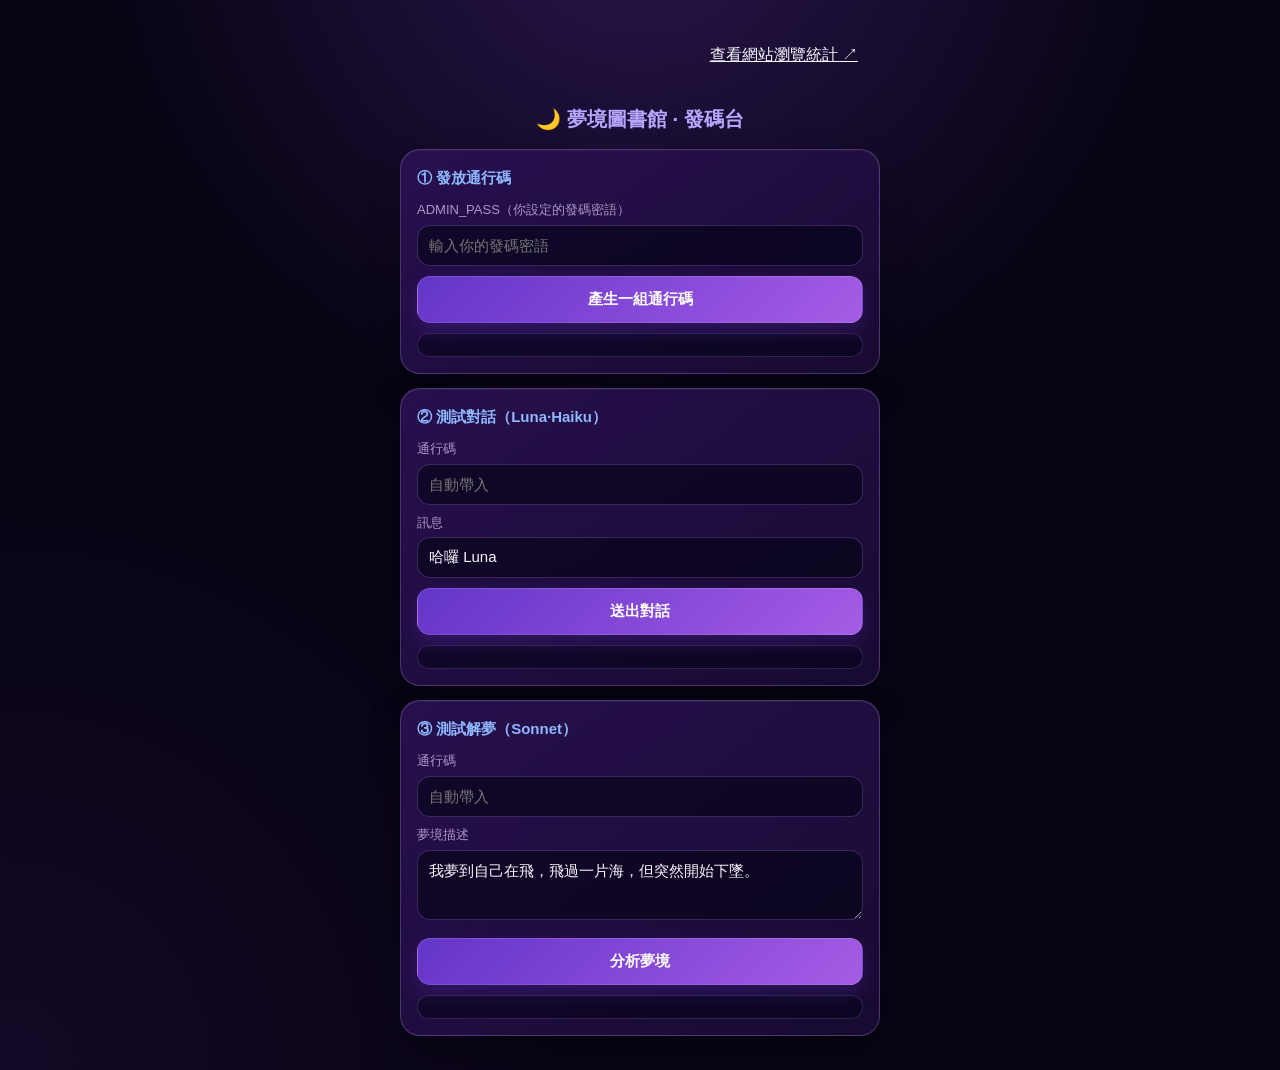
<file: admin.html>
<!DOCTYPE html>
<html lang="zh-Hant"><head><meta charset="UTF-8">
<meta name="viewport" content="width=device-width, initial-scale=1.0">
<title>夢境圖書館 · 發碼台</title>
<link rel="stylesheet" href="celestial-pages.css?v=20260925-1248">
<style>
*{box-sizing:border-box;-webkit-tap-highlight-color:transparent}
body{font-family:-apple-system,"PingFang TC",sans-serif;max-width:520px;margin:0 auto;padding:20px;background:#0f1020;color:#e8e8f0;line-height:1.6}
h1{font-size:20px;text-align:center;color:#b9a4ff}
.card{background:#1a1b33;border:1px solid #33345c;border-radius:14px;padding:16px;margin:14px 0}
.card h2{font-size:15px;margin:0 0 10px;color:#8fb8ff}
label{font-size:13px;color:#9a9ab5;display:block;margin:8px 0 4px}
input,textarea{width:100%;padding:11px;border-radius:9px;border:1px solid #3a3b60;background:#12132a;color:#fff;font-size:15px}
textarea{min-height:70px;resize:vertical}
button{width:100%;padding:13px;margin-top:10px;border:none;border-radius:9px;background:#6c5ce7;color:#fff;font-size:15px;font-weight:600}
button:active{background:#5a4bd0}
.out{margin-top:10px;padding:11px;border-radius:9px;background:#0a0b18;border:1px solid #2a2b4a;font-size:13px;white-space:pre-wrap;word-break:break-all;min-height:20px;color:#a8f0c0}
.err{color:#ff8f8f !important}
.hint{font-size:12px;color:#777;margin-top:4px}
.big{font-size:22px;font-weight:700;color:#ffd479;text-align:center;letter-spacing:2px}
</style></head><body class="cp-page">
<nav aria-label="瀏覽統計" style="padding:12px;text-align:right"><a href="./analytics.html" style="color:inherit;text-decoration:underline;display:inline-block;padding:10px">查看網站瀏覽統計 ↗</a></nav>
<h1>🌙 夢境圖書館 · 發碼台</h1>
<div class="card"><h2>① 發放通行碼</h2>
<label>ADMIN_PASS（你設定的發碼密語）</label>
<input id="admin" placeholder="輸入你的發碼密語" autocomplete="off">
<button onclick="issue()">產生一組通行碼</button>
<div class="out" id="o1"></div></div>
<div class="card"><h2>② 測試對話（Luna·Haiku）</h2>
<label>通行碼</label><input id="c1" placeholder="自動帶入" autocomplete="off">
<label>訊息</label><input id="msg" value="哈囉 Luna">
<button onclick="chat()">送出對話</button>
<div class="out" id="o2"></div></div>
<div class="card"><h2>③ 測試解夢（Sonnet）</h2>
<label>通行碼</label><input id="c2" placeholder="自動帶入" autocomplete="off">
<label>夢境描述</label><textarea id="dream">我夢到自己在飛，飛過一片海，但突然開始下墜。</textarea>
<button onclick="analyze()">分析夢境</button>
<div class="out" id="o3"></div></div>
<script>
const API="https://dream-worker.rhtm9y855y.workers.dev";
async function post(body,el){el.textContent="⏳ 連線中…";el.classList.remove("err");
try{const r=await fetch(API,{method:"POST",headers:{"Content-Type":"application/json"},body:JSON.stringify(body)});
const d=await r.json();if(d.error){el.classList.add("err");el.textContent="⚠️ "+d.error;return null}return d}
catch(e){el.classList.add("err");el.textContent="⚠️ 連線失敗："+e.message;return null}}
async function issue(){const admin=document.getElementById("admin").value.trim();const o=document.getElementById("o1");
if(!admin){o.classList.add("err");o.textContent="請先輸入 ADMIN_PASS";return}
const d=await post({action:"issue",admin},o);
if(d&&d.code){o.innerHTML='<div class="big">'+d.code+'</div><div class="hint">已產生！已自動帶入下方</div>';
document.getElementById("c1").value=d.code;document.getElementById("c2").value=d.code}}
async function chat(){const code=document.getElementById("c1").value.trim();const message=document.getElementById("msg").value.trim();
const o=document.getElementById("o2");const d=await post({action:"chat",code,message,history:[]},o);
if(d)o.textContent="💬 Luna："+d.reply+"\n\n剩餘 對話"+d.remaining.chat+" 解夢"+d.remaining.dream+" 試用剩"+d.remaining.trialDaysLeft+"天"}
async function analyze(){const code=document.getElementById("c2").value.trim();const dream=document.getElementById("dream").value.trim();
const o=document.getElementById("o3");const d=await post({action:"dream",code,dream},o);
if(d)o.textContent="🔮 "+d.reply+"\n\n剩餘 對話"+d.remaining.chat+" 解夢"+d.remaining.dream+" 試用剩"+d.remaining.trialDaysLeft+"天"}
</script></body></html>
</file>
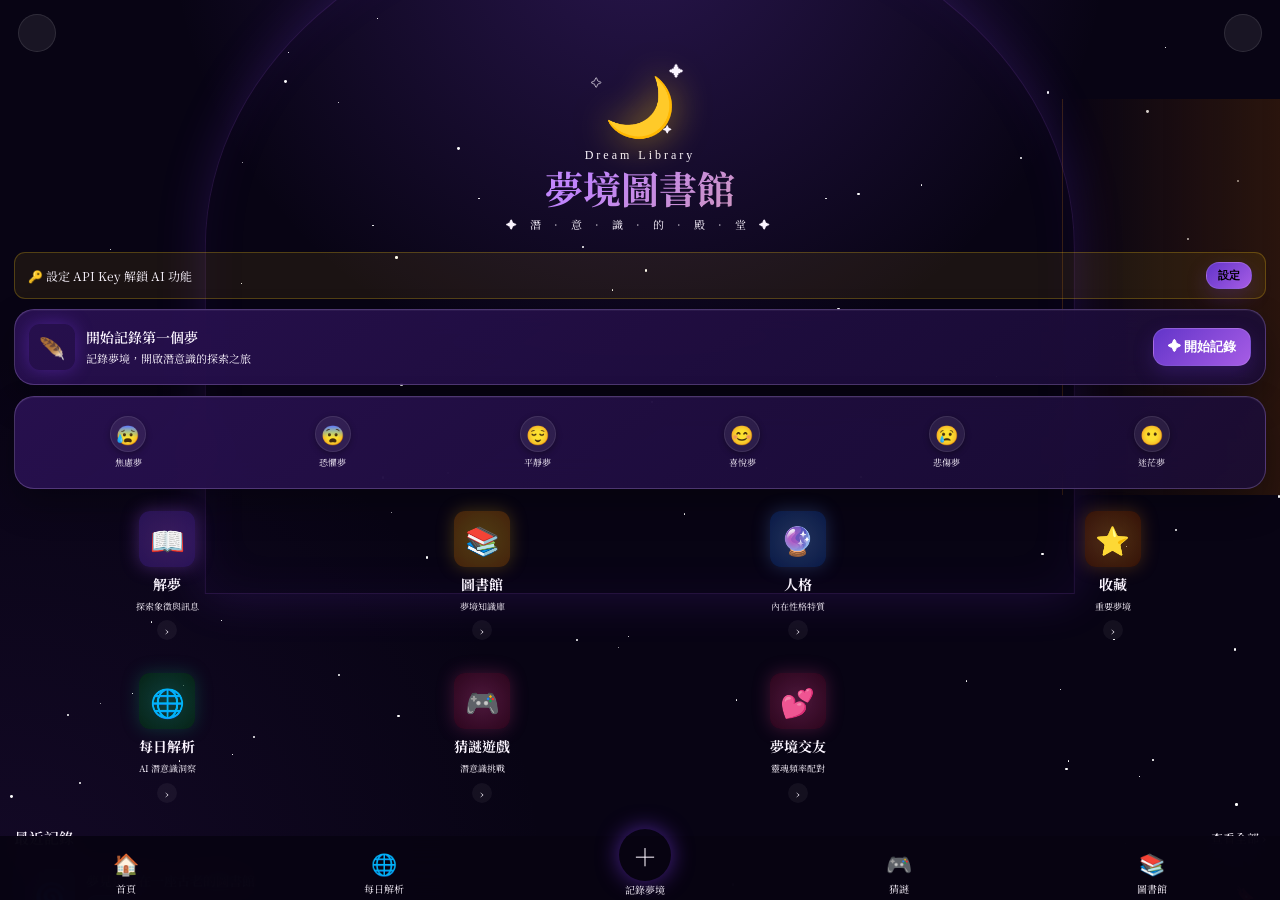
<file: dating.html>
<!DOCTYPE html>

<html lang="zh-TW">
<head>
<meta charset="UTF-8">
<meta name="viewport" content="width=device-width, initial-scale=1.0, maximum-scale=1.0, user-scalable=no">
<title>夢境圖書館</title>
<meta name="theme-color" content="#0a0514">
<meta name="apple-mobile-web-app-capable" content="yes">
<meta name="apple-mobile-web-app-status-bar-style" content="black-translucent">
<meta name="apple-mobile-web-app-title" content="夢境圖書館">
<link href="https://fonts.googleapis.com/css2?family=Noto+Serif+TC:wght@400;600;700&family=Cinzel:wght@400;600&display=swap" rel="stylesheet">
<link rel="stylesheet" href="celestial-pages.css?v=20260925-1248">
<style>
:root{
  --bg:#080412;--bg2:#0f0820;--pd:#1a0d35;--pm:#2d1560;
  --pg:#7c3aed;--pl:#a855f7;--ps:#c084fc;
  --gold:#f5c518;--golds:#fde68a;
  --teal:#0ea5e9;--teals:#7dd3fc;
  --green:#10b981;--greens:#6ee7b7;
  --red:#ef4444;--reds:#fca5a5;
  --tm:#ede9fe;--ts:#c4b5fd;--td:#7c6fa0;
  --cb:rgba(20,10,45,.92);--cbr:rgba(167,85,247,.25);
}
*{margin:0;padding:0;box-sizing:border-box;-webkit-tap-highlight-color:transparent;}
html,body{height:100%;overflow:hidden;}
body{font-family:'Noto Serif TC',serif;background:var(--bg);color:var(--tm);}

/* STARS */
#stars{position:fixed;inset:0;pointer-events:none;z-index:0;}
.s{position:absolute;background:#fff;border-radius:50%;animation:tw var(–d,3s) ease-in-out infinite var(–dl,0s);}
@keyframes tw{0%,100%{opacity:.15;transform:scale(1);}50%{opacity:1;transform:scale(1.5);}}

/* LIBRARY BG */
#lbg{position:fixed;top:0;left:0;right:0;height:55vh;pointer-events:none;z-index:0;}
#lbg::before{content:’’;position:absolute;inset:0;background:
radial-gradient(ellipse 60% 40% at 50% 100%,rgba(124,58,237,.35) 0%,transparent 70%),
radial-gradient(ellipse 80% 60% at 50% 80%,rgba(45,21,96,.75) 0%,transparent 80%),
linear-gradient(180deg,#1a0528 0%,#0f0820 55%,var(–bg) 100%);}
#lbg::after{content:’’;position:absolute;bottom:0;left:0;width:17%;height:80%;background:linear-gradient(90deg,rgba(70,35,8,.55),transparent);border-right:1px solid rgba(200,150,80,.08);}
.rbk{position:absolute;bottom:0;right:0;width:17%;height:80%;background:linear-gradient(270deg,rgba(70,35,8,.55),transparent);border-left:1px solid rgba(200,150,80,.08);}
.arch{position:absolute;bottom:-20%;left:50%;transform:translateX(-50%);width:68%;height:140%;border-radius:50% 50% 0 0;border:1px solid rgba(167,85,247,.18);box-shadow:0 0 50px rgba(124,58,237,.2),inset 0 0 50px rgba(124,58,237,.06);}

/* APP SHELL */
#app{position:relative;z-index:1;height:100vh;display:flex;flex-direction:column;}
.page{display:none;flex:1;overflow-y:auto;padding-bottom:85px;}
.page.on{display:block;}

/* HEADER */
.hdr{padding:14px 18px 0;display:flex;justify-content:space-between;align-items:center;flex-shrink:0;}
.hbtn{width:38px;height:38px;border-radius:50%;background:rgba(255,255,255,.07);border:1px solid rgba(255,255,255,.1);display:flex;align-items:center;justify-content:center;cursor:pointer;}
.hbtn svg{width:17px;height:17px;stroke:var(–ts);fill:none;stroke-width:2;}

/* HERO */
.hero{text-align:center;padding:8px 16px 20px;}
.moon{font-size:58px;filter:drop-shadow(0 0 18px rgba(245,197,24,.65));animation:mf 4s ease-in-out infinite;display:block;}
@keyframes mf{0%,100%{transform:translateY(0);}50%{transform:translateY(-7px);}}
.mwrap{position:relative;display:inline-block;margin-bottom:4px;}
.sp{position:absolute;color:var(–golds);animation:sa 2s ease-in-out infinite;}
.sp1{top:0;right:-8px;font-size:15px;}
.sp2{top:14px;left:-13px;font-size:11px;animation-delay:.7s;}
.sp3{bottom:8px;right:4px;font-size:9px;animation-delay:1.4s;}
@keyframes sa{0%,100%{opacity:0;transform:scale(.5);}50%{opacity:1;transform:scale(1);}}
.hen{font-family:‘Cinzel’,serif;font-size:12px;letter-spacing:3px;color:var(–td);margin-bottom:4px;}
.htitle{font-size:38px;font-weight:700;background:linear-gradient(135deg,#e9d5ff,#c084fc 45%,#f5c518);-webkit-background-clip:text;-webkit-text-fill-color:transparent;background-clip:text;line-height:1.1;margin-bottom:7px;}
.hdots{font-size:11px;letter-spacing:5px;color:var(–td);}

/* CARD BASE */
.card{margin:0 14px 11px;background:var(–cb);border:1px solid var(–cbr);border-radius:16px;padding:14px;backdrop-filter:blur(12px);}
@keyframes fu{from{opacity:0;transform:translateY(16px);}to{opacity:1;transform:translateY(0);}}
.f1{animation:fu .5s ease both .05s;}
.f2{animation:fu .5s ease both .2s;}
.f3{animation:fu .5s ease both .35s;}
.f4{animation:fu .5s ease both .5s;}
.f5{animation:fu .5s ease both .65s;}

/* CTA */
.cta{display:flex;align-items:center;gap:11px;}
.cta-ico{width:46px;height:46px;border-radius:11px;background:linear-gradient(135deg,var(–pm),var(–pg));display:flex;align-items:center;justify-content:center;font-size:21px;flex-shrink:0;box-shadow:0 0 18px rgba(124,58,237,.4);}
.cta-txt{flex:1;}
.cta-txt h3{font-size:14px;font-weight:600;margin-bottom:3px;}
.cta-txt p{font-size:11px;color:var(–td);}
.cta-btn{background:linear-gradient(135deg,var(–pg),var(–pl));border:none;border-radius:20px;color:#fff;font-family:‘Noto Serif TC’,serif;font-size:13px;font-weight:600;padding:9px 14px;cursor:pointer;white-space:nowrap;box-shadow:0 4px 14px rgba(124,58,237,.5);transition:transform .2s;}
.cta-btn:active{transform:scale(.96);}

/* MOOD ROW */
.mood-row{display:grid;grid-template-columns:repeat(6,1fr);gap:6px;}
.mi{display:flex;flex-direction:column;align-items:center;gap:4px;cursor:pointer;padding:5px 2px;border-radius:10px;transition:background .2s;}
.mi:active{background:rgba(167,85,247,.15);}
.me{width:36px;height:36px;border-radius:50%;background:rgba(255,255,255,.07);border:1px solid rgba(255,255,255,.09);display:flex;align-items:center;justify-content:center;font-size:19px;box-shadow:0 2px 6px rgba(0,0,0,.3);}
.ml{font-size:9px;color:var(–td);text-align:center;}

/* FEATURE GRID */
.fg{display:grid;grid-template-columns:repeat(4,1fr);gap:9px;}
.fc{background:var(–cb);border:1px solid var(–cbr);border-radius:15px;padding:11px 6px 13px;display:flex;flex-direction:column;align-items:center;gap:7px;cursor:pointer;transition:transform .2s,border-color .2s;}
.fc:active{transform:scale(.97);border-color:rgba(167,85,247,.5);}
.fi{width:56px;height:56px;border-radius:11px;display:flex;align-items:center;justify-content:center;font-size:28px;}
.fi1{background:radial-gradient(circle,rgba(167,85,247,.3),rgba(45,21,96,.85));box-shadow:0 0 18px rgba(167,85,247,.35);}
.fi2{background:radial-gradient(circle,rgba(245,197,24,.3),rgba(80,40,10,.85));box-shadow:0 0 18px rgba(245,197,24,.25);}
.fi3{background:radial-gradient(circle,rgba(100,160,255,.3),rgba(10,30,80,.85));box-shadow:0 0 18px rgba(100,160,255,.25);}
.fi4{background:radial-gradient(circle,rgba(245,150,24,.3),rgba(60,20,5,.85));box-shadow:0 0 18px rgba(245,150,24,.25);}
.fi5{background:radial-gradient(circle,rgba(16,185,129,.3),rgba(5,40,20,.85));box-shadow:0 0 18px rgba(16,185,129,.25);}
.fi6{background:radial-gradient(circle,rgba(236,72,153,.3),rgba(50,5,30,.85));box-shadow:0 0 18px rgba(236,72,153,.25);}
.fn{font-size:14px;font-weight:700;}
.fd{font-size:9px;color:var(–td);text-align:center;line-height:1.4;}
.farr{width:20px;height:20px;border-radius:50%;background:rgba(255,255,255,.05);border:1px solid var(–cbr);display:flex;align-items:center;justify-content:center;color:var(–td);font-size:11px;}

/* DAILY AI SECTION */
.daily-hdr{display:flex;align-items:center;gap:8px;margin-bottom:10px;}
.daily-badge{background:linear-gradient(135deg,rgba(14,165,233,.25),rgba(124,58,237,.25));border:1px solid rgba(14,165,233,.35);border-radius:20px;padding:3px 10px;font-size:11px;color:var(–teals);font-weight:600;}
.daily-date-lbl{font-size:11px;color:var(–td);}
.daily-sym{font-size:30px;margin-bottom:6px;}
.daily-title{font-size:15px;font-weight:700;margin-bottom:5px;}
.daily-body{font-size:13px;color:var(–ts);line-height:1.75;margin-bottom:10px;}
.daily-insight{background:rgba(14,165,233,.08);border-left:3px solid var(–teal);border-radius:0 8px 8px 0;padding:8px 12px;font-size:12px;color:var(–teals);line-height:1.6;margin-bottom:10px;}
.daily-psych{background:rgba(124,58,237,.1);border:1px solid rgba(124,58,237,.25);border-radius:10px;padding:10px 12px;font-size:12px;color:var(–ps);line-height:1.6;}
.daily-psych strong{color:var(–pl);}
.spinner{width:28px;height:28px;border:2px solid rgba(167,85,247,.25);border-top-color:var(–pl);border-radius:50%;animation:spin 1s linear infinite;margin:12px auto 8px;}
@keyframes spin{to{transform:rotate(360deg);}}
.loading-txt{text-align:center;color:var(–td);font-size:13px;padding-bottom:8px;}
.refresh-row{display:flex;justify-content:flex-end;}
.refresh-btn{background:rgba(14,165,233,.1);border:1px solid rgba(14,165,233,.3);border-radius:20px;color:var(–teals);font-family:‘Noto Serif TC’,serif;font-size:12px;padding:6px 14px;cursor:pointer;display:flex;align-items:center;gap:5px;transition:background .2s;}
.refresh-btn:active{background:rgba(14,165,233,.2);}

/* RECENT */
.sec-hdr{display:flex;justify-content:space-between;align-items:center;margin-bottom:10px;}
.sec-title{font-size:15px;font-weight:600;display:flex;align-items:center;gap:5px;}
.sec-title::before{content:‘✦’;color:var(–pl);font-size:11px;}
.sec-all{font-size:12px;color:var(–td);cursor:pointer;}
.dc{background:var(–cb);border:1px solid var(–cbr);border-radius:13px;padding:11px;display:flex;align-items:center;gap:11px;margin-bottom:9px;cursor:pointer;transition:border-color .2s;}
.dc:active{border-color:rgba(167,85,247,.5);}
.dt{width:50px;height:50px;border-radius:10px;flex-shrink:0;display:flex;align-items:center;justify-content:center;font-size:26px;}
.dt1{background:linear-gradient(135deg,#1a0d35,#3b1d8e);}
.dt2{background:linear-gradient(135deg,#0d2535,#1d5c8e);}
.dt3{background:linear-gradient(135deg,#350d0d,#8e1d1d);}
.di{flex:1;min-width:0;}
.dtxt{font-size:13px;font-weight:600;margin-bottom:5px;white-space:nowrap;overflow:hidden;text-overflow:ellipsis;}
.dmeta{display:flex;align-items:center;gap:7px;}
.dtag{font-size:10px;padding:2px 7px;border-radius:20px;font-weight:600;}
.ta{background:rgba(124,58,237,.28);color:#c084fc;border:1px solid rgba(124,58,237,.4);}
.tj{background:rgba(245,197,24,.18);color:#fde68a;border:1px solid rgba(245,197,24,.3);}
.tf{background:rgba(239,68,68,.18);color:#fca5a5;border:1px solid rgba(239,68,68,.3);}
.ddate{font-size:10px;color:var(–td);}
.dbm{color:var(–ps);font-size:16px;flex-shrink:0;}

/* BOTTOM NAV */
.bnav{position:fixed;bottom:0;left:0;right:0;background:rgba(8,4,18,.96);border-top:1px solid var(–cbr);backdrop-filter:blur(20px);display:flex;align-items:center;justify-content:space-around;padding:8px 0 env(safe-area-inset-bottom,8px);z-index:100;}
.ni{display:flex;flex-direction:column;align-items:center;gap:3px;cursor:pointer;padding:4px 10px;border-radius:10px;}
.ni.on .nico{color:var(–pl);}
.ni.on .nlbl{color:var(–pl);}
.nico{font-size:21px;color:var(–td);}
.nlbl{font-size:10px;color:var(–td);}
.nc{position:relative;}
.ncbtn{width:52px;height:52px;border-radius:50%;background:linear-gradient(135deg,var(–pg),var(–pl));display:flex;align-items:center;justify-content:center;font-size:24px;box-shadow:0 0 22px rgba(124,58,237,.6),0 4px 12px rgba(0,0,0,.4);margin-top:-18px;cursor:pointer;transition:transform .2s;}
.ncbtn:active{transform:scale(.93);}
.nclbl{font-size:10px;color:var(–td);text-align:center;margin-top:1px;}

/* RECORD PANEL */
.panel-wrap{position:fixed;inset:0;z-index:200;display:none;}
.panel-wrap.on{display:flex;flex-direction:column;}
.pback{position:absolute;inset:0;background:rgba(0,0,0,.7);backdrop-filter:blur(4px);}
.psheet{position:absolute;bottom:0;left:0;right:0;background:linear-gradient(180deg,#1a0d35,#0f0820);border:1px solid var(–cbr);border-radius:22px 22px 0 0;padding:18px 18px env(safe-area-inset-bottom,18px);animation:su .35s cubic-bezier(.34,1.56,.64,1);max-height:82vh;overflow-y:auto;}
@keyframes su{from{transform:translateY(100%);}to{transform:translateY(0);}}
.phandle{width:38px;height:4px;background:rgba(255,255,255,.18);border-radius:2px;margin:0 auto 18px;}
.ptitle{font-size:18px;font-weight:700;text-align:center;margin-bottom:16px;background:linear-gradient(135deg,var(–tm),var(–ps));-webkit-background-clip:text;-webkit-text-fill-color:transparent;background-clip:text;}
.msg{display:grid;grid-template-columns:repeat(3,1fr);gap:9px;margin-bottom:14px;}
.msi{display:flex;align-items:center;gap:7px;background:rgba(255,255,255,.05);border:1px solid rgba(255,255,255,.09);border-radius:11px;padding:9px 11px;cursor:pointer;transition:all .2s;font-size:13px;}
.msi.sel{background:rgba(124,58,237,.22);border-color:var(–pg);color:var(–ps);}
textarea.dta{width:100%;background:rgba(255,255,255,.05);border:1px solid rgba(255,255,255,.09);border-radius:13px;padding:13px;color:var(–tm);font-family:‘Noto Serif TC’,serif;font-size:14px;line-height:1.65;resize:none;height:120px;margin-bottom:6px;outline:none;transition:border-color .2s;}
textarea.dta:focus{border-color:var(–pg);}
textarea.dta::placeholder{color:var(–td);}
.cc{text-align:right;font-size:11px;color:var(–td);margin-bottom:14px;}
.sbtn{width:100%;background:linear-gradient(135deg,var(–pg),var(–pl));border:none;border-radius:13px;color:#fff;font-family:‘Noto Serif TC’,serif;font-size:15px;font-weight:700;padding:15px;cursor:pointer;box-shadow:0 4px 18px rgba(124,58,237,.5);transition:transform .2s;}
.sbtn:active{transform:scale(.98);}

/* ===== GAME PAGE ===== */
#gameZone{padding:16px;}
.game-hero{text-align:center;margin-bottom:20px;}
.game-hero h2{font-size:22px;font-weight:700;background:linear-gradient(135deg,var(–teals),var(–ps));-webkit-background-clip:text;-webkit-text-fill-color:transparent;background-clip:text;margin-bottom:6px;}
.game-hero p{font-size:13px;color:var(–td);}
.game-score-row{display:flex;justify-content:center;gap:20px;margin-bottom:18px;}
.gscore{text-align:center;}
.gscore-num{font-size:26px;font-weight:700;color:var(–ps);}
.gscore-lbl{font-size:11px;color:var(–td);}
.gstreak .gscore-num{color:var(–gold);}

/* QUESTION CARD */
.qcard{background:var(–cb);border:1px solid var(–cbr);border-radius:18px;padding:20px;margin-bottom:14px;text-align:center;position:relative;overflow:hidden;}
.qcard::before{content:’’;position:absolute;top:-40px;left:50%;transform:translateX(-50%);width:160px;height:160px;background:radial-gradient(circle,rgba(124,58,237,.12),transparent 70%);border-radius:50%;}
.q-sym{font-size:56px;margin-bottom:10px;filter:drop-shadow(0 0 16px rgba(167,85,247,.5));animation:mf 3s ease-in-out infinite;}
.q-scene{font-size:15px;font-weight:600;color:var(–tm);margin-bottom:6px;line-height:1.5;}
.q-hint{font-size:12px;color:var(–td);font-style:italic;line-height:1.5;}
.q-psych-note{margin-top:10px;background:rgba(14,165,233,.08);border-radius:10px;padding:8px 12px;font-size:11px;color:var(–teals);line-height:1.5;}

/* OPTIONS */
.opts{display:flex;flex-direction:column;gap:10px;margin-bottom:14px;}
.opt{background:rgba(255,255,255,.05);border:1.5px solid rgba(255,255,255,.1);border-radius:13px;padding:13px 15px;cursor:pointer;font-size:14px;line-height:1.5;transition:all .22s;display:flex;align-items:flex-start;gap:10px;}
.opt:active{transform:scale(.98);}
.opt.correct{background:rgba(16,185,129,.15);border-color:var(–green);color:var(–greens);}
.opt.wrong{background:rgba(239,68,68,.12);border-color:var(–red);color:var(–reds);}
.opt.reveal{background:rgba(16,185,129,.08);border-color:rgba(16,185,129,.3);color:var(–greens);}
.opt-letter{width:24px;height:24px;border-radius:50%;background:rgba(255,255,255,.08);border:1px solid rgba(255,255,255,.12);display:flex;align-items:center;justify-content:center;font-size:12px;font-weight:700;flex-shrink:0;margin-top:1px;}
.opt.correct .opt-letter{background:rgba(16,185,129,.3);border-color:var(–green);}
.opt.wrong .opt-letter{background:rgba(239,68,68,.25);border-color:var(–red);}
.opt.reveal .opt-letter{background:rgba(16,185,129,.15);border-color:rgba(16,185,129,.4);}

/* RESULT BOX */
.result-box{border-radius:14px;padding:14px;margin-bottom:14px;display:none;animation:fu .4s ease;}
.result-box.show{display:block;}
.rb-correct{background:rgba(16,185,129,.1);border:1px solid rgba(16,185,129,.35);}
.rb-wrong{background:rgba(239,68,68,.1);border:1px solid rgba(239,68,68,.3);}
.rb-icon{font-size:28px;margin-bottom:6px;}
.rb-title{font-size:15px;font-weight:700;margin-bottom:8px;}
.rb-correct .rb-title{color:var(–greens);}
.rb-wrong .rb-title{color:var(–reds);}
.rb-explain{font-size:13px;color:var(–ts);line-height:1.7;margin-bottom:10px;}
.rb-psych{background:rgba(124,58,237,.12);border:1px solid rgba(124,58,237,.25);border-radius:10px;padding:10px 12px;font-size:12px;color:var(–ps);line-height:1.65;}
.rb-psych strong{color:var(–pl);}

/* NEXT BTN */
.next-btn{width:100%;background:linear-gradient(135deg,var(–pg),var(–pl));border:none;border-radius:13px;color:#fff;font-family:‘Noto Serif TC’,serif;font-size:15px;font-weight:700;padding:14px;cursor:pointer;box-shadow:0 4px 18px rgba(124,58,237,.45);display:none;transition:transform .2s;}
.next-btn.show{display:block;}
.next-btn:active{transform:scale(.98);}

/* PROGRESS */
.prog-row{display:flex;align-items:center;gap:10px;margin-bottom:16px;}
.prog-bar{flex:1;height:5px;background:rgba(255,255,255,.08);border-radius:3px;overflow:hidden;}
.prog-fill{height:100%;background:linear-gradient(90deg,var(–pg),var(–pl));border-radius:3px;transition:width .4s ease;}
.prog-lbl{font-size:12px;color:var(–td);white-space:nowrap;}

/* END SCREEN */
.end-screen{text-align:center;padding:20px 0;}
.end-moon{font-size:64px;filter:drop-shadow(0 0 20px rgba(245,197,24,.6));margin-bottom:14px;}
.end-title{font-size:22px;font-weight:700;margin-bottom:8px;background:linear-gradient(135deg,var(–golds),var(–ps));-webkit-background-clip:text;-webkit-text-fill-color:transparent;background-clip:text;}
.end-score{font-size:40px;font-weight:700;color:var(–pl);margin-bottom:6px;}
.end-sub{font-size:13px;color:var(–td);margin-bottom:20px;line-height:1.6;}
.end-rank{background:var(–cb);border:1px solid var(–cbr);border-radius:14px;padding:14px;margin-bottom:16px;}
.end-rank-title{font-size:12px;color:var(–td);margin-bottom:6px;}
.end-rank-val{font-size:18px;font-weight:700;color:var(–golds);}
.end-rank-desc{font-size:12px;color:var(–ts);line-height:1.5;margin-top:5px;}
.restart-btn{background:linear-gradient(135deg,var(–pg),var(–pl));border:none;border-radius:13px;color:#fff;font-family:‘Noto Serif TC’,serif;font-size:15px;font-weight:700;padding:14px 30px;cursor:pointer;box-shadow:0 4px 18px rgba(124,58,237,.45);}

/* PAGE TITLE */
.page-title-bar{padding:16px 16px 0;display:flex;align-items:center;gap:10px;margin-bottom:14px;}
.page-title-bar h2{font-size:18px;font-weight:700;}
.page-back{width:36px;height:36px;border-radius:50%;background:rgba(255,255,255,.07);border:1px solid rgba(255,255,255,.09);display:flex;align-items:center;justify-content:center;cursor:pointer;font-size:16px;}

/* API BANNER */
.api-ban{margin:0 14px 10px;background:rgba(245,197,24,.08);border:1px solid rgba(245,197,24,.25);border-radius:11px;padding:9px 13px;display:flex;align-items:center;justify-content:space-between;gap:9px;}
.api-ban span{font-size:12px;color:var(–golds);}
.api-btn{background:rgba(245,197,24,.15);border:1px solid rgba(245,197,24,.35);border-radius:8px;color:var(–gold);font-family:‘Noto Serif TC’,serif;font-size:11px;font-weight:600;padding:5px 11px;cursor:pointer;white-space:nowrap;}
</style>

</head>
<body class="cp-page">

<div id="stars"></div>
<div id="lbg"><div class="rbk"></div><div class="arch"></div></div>

<div id="app">

<!-- ===== HOME PAGE ===== -->

<div class="page on" id="pgHome">
  <div class="hdr">
    <div class="hbtn"><svg viewBox="0 0 24 24"><line x1="3" y1="7" x2="21" y2="7"/><line x1="3" y1="12" x2="21" y2="12"/><line x1="3" y1="17" x2="21" y2="17"/></svg></div>
    <div class="hbtn"><svg viewBox="0 0 24 24"><path d="M18 8A6 6 0 0 0 6 8c0 7-3 9-3 9h18s-3-2-3-9"/><path d="M13.73 21a2 2 0 0 1-3.46 0"/></svg></div>
  </div>

  <div class="hero">
    <div class="mwrap">
      <span class="moon">🌙</span>
      <span class="sp sp1">✦</span><span class="sp sp2">✧</span><span class="sp sp3">✦</span>
    </div>
    <div class="hen">Dream Library</div>
    <div class="htitle">夢境圖書館</div>
    <div class="hdots">✦ 潛 · 意 · 識 · 的 · 殿 · 堂 ✦</div>
  </div>

  <div class="api-ban f1" id="apiBan">
    <span>🔑 設定 API Key 解鎖 AI 功能</span>
    <button class="api-btn" onclick="setKey()">設定</button>
  </div>

  <div class="card cta f2">
    <div class="cta-ico">🪶</div>
    <div class="cta-txt"><h3>開始記錄第一個夢</h3><p>記錄夢境，開啟潛意識的探索之旅</p></div>
    <button class="cta-btn" onclick="openRecord()">✦ 開始記錄</button>
  </div>

  <div class="card f3">
    <div class="mood-row">
      <div class="mi"><div class="me">😰</div><div class="ml">焦慮夢</div></div>
      <div class="mi"><div class="me">😨</div><div class="ml">恐懼夢</div></div>
      <div class="mi"><div class="me">😌</div><div class="ml">平靜夢</div></div>
      <div class="mi"><div class="me">😊</div><div class="ml">喜悅夢</div></div>
      <div class="mi"><div class="me">😢</div><div class="ml">悲傷夢</div></div>
      <div class="mi"><div class="me">😶</div><div class="ml">迷茫夢</div></div>
    </div>
  </div>

  <!-- Feature Grid — 6 features now -->

  <div style="margin:0 14px 11px;" class="f4">
    <div class="fg">
      <div class="fc" onclick="goPage('pgLib')"><div class="fi fi1">📖</div><div class="fn">解夢</div><div class="fd">探索象徵與訊息</div><div class="farr">›</div></div>
      <div class="fc" onclick="goPage('pgLib')"><div class="fi fi2">📚</div><div class="fn">圖書館</div><div class="fd">夢境知識庫</div><div class="farr">›</div></div>
      <div class="fc" onclick="goPage('pgLib')"><div class="fi fi3">🔮</div><div class="fn">人格</div><div class="fd">內在性格特質</div><div class="farr">›</div></div>
      <div class="fc" onclick="goPage('pgLib')"><div class="fi fi4">⭐</div><div class="fn">收藏</div><div class="fd">重要夢境</div><div class="farr">›</div></div>
      <div class="fc" onclick="goPage('pgDaily')"><div class="fi fi5">🌐</div><div class="fn">每日解析</div><div class="fd">AI 潛意識洞察</div><div class="farr">›</div></div>
      <div class="fc" onclick="goPage('pgGame')"><div class="fi fi6">🎮</div><div class="fn">猜謎遊戲</div><div class="fd">潛意識挑戰</div><div class="farr">›</div></div>
      <div class="fc" onclick="location.href='dating.html'" style="border-color:rgba(236,72,153,.3)"><div class="fi fi6" style="background:radial-gradient(circle,rgba(236,72,153,.3),rgba(50,5,30,.85));box-shadow:0 0 18px rgba(236,72,153,.25);">💕</div><div class="fn">夢境交友</div><div class="fd">靈魂頻率配對</div><div class="farr">›</div></div>
    </div>
  </div>

  <div style="margin:0 14px;" class="f5">
    <div class="sec-hdr">
      <div class="sec-title">最近記錄</div>
      <div class="sec-all">查看全部 ›</div>
    </div>
    <div id="dreamList">
      <div class="dc"><div class="dt dt1">🌀</div><div class="di"><div class="dtxt">夢見迷路在一座古老的圖書館</div><div class="dmeta"><span class="dtag ta">焦慮夢</span><span class="ddate">2024/05/20 23:45</span></div></div><div class="dbm">🔖</div></div>
      <div class="dc"><div class="dt dt2">☁️</div><div class="di"><div class="dtxt">飛翔在雲層之上</div><div class="dmeta"><span class="dtag tj">喜悅夢</span><span class="ddate">2024/05/19 11:20</span></div></div><div class="dbm">🔖</div></div>
      <div class="dc"><div class="dt dt3">🚪</div><div class="di"><div class="dtxt">被追趕，無處可逃</div><div class="dmeta"><span class="dtag tf">恐懼夢</span><span class="ddate">2024/05/18 02:15</span></div></div><div class="dbm">🔖</div></div>
    </div>
  </div>
</div>

<!-- ===== DAILY AI PAGE ===== -->

<div class="page" id="pgDaily">
  <div class="page-title-bar">
    <div class="page-back" onclick="goPage('pgHome')">←</div>
    <h2>🌐 每日夢境解析</h2>
  </div>
  <div style="padding:0 14px;">
    <div class="card" id="dailyCard">
      <div id="dailyContent">
        <div class="spinner"></div>
        <div class="loading-txt">正在喚醒潛意識的智慧...</div>
      </div>
    </div>
  </div>
</div>

<!-- ===== GAME PAGE ===== -->

<div class="page" id="pgGame">
  <div class="page-title-bar">
    <div class="page-back" onclick="goPage('pgHome')">←</div>
    <h2>🎮 潛意識猜謎</h2>
  </div>
  <div id="gameZone"></div>
</div>

<!-- ===== LIBRARY PAGE ===== -->

<div class="page" id="pgLib">
  <div class="page-title-bar">
    <div class="page-back" onclick="goPage('pgHome')">←</div>
    <h2>📚 夢境圖書館</h2>
  </div>
  <div style="padding:0 14px;text-align:center;color:var(--td);font-size:14px;padding-top:40px;">功能開發中，敬請期待 🌙</div>
</div>

</div><!-- end app -->

<!-- BOTTOM NAV -->

<div class="bnav">
  <div class="ni on" id="nav-home" onclick="navTo('pgHome','nav-home')"><div class="nico">🏠</div><div class="nlbl">首頁</div></div>
  <div class="ni" id="nav-daily" onclick="navTo('pgDaily','nav-daily')"><div class="nico">🌐</div><div class="nlbl">每日解析</div></div>
  <div class="nc">
    <div class="ncbtn" onclick="openRecord()">＋</div>
    <div class="nclbl">記錄夢境</div>
  </div>
  <div class="ni" id="nav-game" onclick="navTo('pgGame','nav-game')"><div class="nico">🎮</div><div class="nlbl">猜謎</div></div>
  <div class="ni" id="nav-lib" onclick="navTo('pgLib','nav-lib')"><div class="nico">📚</div><div class="nlbl">圖書館</div></div>
</div>

<!-- RECORD PANEL -->

<div class="panel-wrap" id="recPanel">
  <div class="pback" onclick="closeRecord()"></div>
  <div class="psheet">
    <div class="phandle"></div>
    <div class="ptitle">🌙 今夜的夢</div>
    <div class="msg">
      <div class="msi" onclick="pickMood(this,'焦慮')">😰 焦慮</div>
      <div class="msi" onclick="pickMood(this,'平靜')">😌 平靜</div>
      <div class="msi" onclick="pickMood(this,'恐懼')">😨 恐懼</div>
      <div class="msi" onclick="pickMood(this,'喜悅')">😊 喜悅</div>
      <div class="msi" onclick="pickMood(this,'迷茫')">😶 迷茫</div>
      <div class="msi" onclick="pickMood(this,'悲傷')">😢 悲傷</div>
    </div>
    <textarea class="dta" id="dInput" placeholder="昨晚夢到了什麼？幾個字也沒關係..." oninput="updCC()"></textarea>
    <div class="cc"><span id="cc">0</span> / 300 字</div>
    <button class="sbtn" onclick="saveDream()">✦ 記錄這個夢</button>
  </div>
</div>

<script>
// ===========================
// STARS
// ===========================
const starsEl = document.getElementById('stars');
for(let i=0;i<75;i++){
  const s=document.createElement('div');s.className='s';
  const sz=Math.random()*2.5+.5;
  s.style.cssText=`width:${sz}px;height:${sz}px;top:${Math.random()*100}%;left:${Math.random()*100}%;--d:${Math.random()*3+2}s;--dl:${Math.random()*3}s;`;
  starsEl.appendChild(s);
}

// ===========================
// STATE
// ===========================
let apiKey = localStorage.getItem('dreamKey')||'';
let selMood = '';
if(apiKey) document.getElementById('apiBan').style.display='none';

// ===========================
// NAV
// ===========================
const navIds = ['nav-home','nav-daily','nav-game','nav-lib'];
function navTo(pageId, navId){
  goPage(pageId);
  navIds.forEach(id=>document.getElementById(id).classList.remove('on'));
  if(navId) document.getElementById(navId).classList.add('on');
}

function goPage(id){
  document.querySelectorAll('.page').forEach(p=>p.classList.remove('on'));
  document.getElementById(id).classList.add('on');
  if(id==='pgDaily') loadDaily();
  if(id==='pgGame') initGame();
}

// ===========================
// RECORD
// ===========================
function openRecord(){
  document.getElementById('recPanel').classList.add('on');
  document.body.style.overflow='hidden';
}
function closeRecord(){
  document.getElementById('recPanel').classList.remove('on');
  document.body.style.overflow='';
}
function pickMood(el,m){
  document.querySelectorAll('.msi').forEach(e=>e.classList.remove('sel'));
  el.classList.add('sel'); selMood=m;
}
function updCC(){
  document.getElementById('cc').textContent=document.getElementById('dInput').value.length;
}
function saveDream(){
  const txt=document.getElementById('dInput').value.trim();
  if(!txt){alert('請輸入夢境內容');return;}
  if(!selMood){alert('請選擇情緒');return;}
  const dreams=JSON.parse(localStorage.getItem('dreams')||'[]');
  const now=new Date();
  dreams.unshift({id:Date.now(),text:txt,mood:selMood,
    date:`${now.getFullYear()}/${String(now.getMonth()+1).padStart(2,'0')}/${String(now.getDate()).padStart(2,'0')} ${String(now.getHours()).padStart(2,'0')}:${String(now.getMinutes()).padStart(2,'0')}`});
  localStorage.setItem('dreams',JSON.stringify(dreams));
  document.getElementById('dInput').value='';
  document.querySelectorAll('.msi').forEach(e=>e.classList.remove('sel'));
  selMood=''; updCC(); closeRecord(); renderDreams();
  alert('✦ 夢境已記錄！');
}

// ===========================
// RENDER DREAMS
// ===========================
const tagClass={焦慮:'ta',喜悅:'tj',恐懼:'tf',平靜:'tj',悲傷:'tf',迷茫:'ta'};
const moodIco={焦慮:'🌀',喜悅:'☁️',恐懼:'🚪',平靜:'🌿',悲傷:'💧',迷茫:'🌫️'};
const thumbC=['dt1','dt2','dt3'];
function renderDreams(){
  const dreams=JSON.parse(localStorage.getItem('dreams')||'[]');
  if(!dreams.length)return;
  document.getElementById('dreamList').innerHTML=dreams.slice(0,5).map((d,i)=>`
    <div class="dc">
      <div class="dt ${thumbC[i%3]}">${moodIco[d.mood]||'🌙'}</div>
      <div class="di">
        <div class="dtxt">${d.text.slice(0,22)}${d.text.length>22?'…':''}</div>
        <div class="dmeta"><span class="dtag ${tagClass[d.mood]||'ta'}">${d.mood}夢</span><span class="ddate">${d.date}</span></div>
      </div>
      <div class="dbm">🔖</div>
    </div>`).join('');
}
renderDreams();

// ===========================
// API KEY
// ===========================
function setKey(){
  const k=prompt('請輸入 Anthropic API Key (sk-ant-...)：');
  if(k&&k.startsWith('sk-')){
    localStorage.setItem('dreamKey',k); apiKey=k;
    document.getElementById('apiBan').style.display='none';
    alert('✦ API Key 設定成功！');
  } else if(k){ alert('格式不正確，請確認'); }
}

// ===========================
// DAILY AI
// ===========================
let dailyLoaded=false;
async function loadDaily(){
  if(dailyLoaded)return;
  const today=new Date().toDateString();
  const cached=localStorage.getItem('dailyCache');
  if(cached){
    const obj=JSON.parse(cached);
    if(obj.date===today){ renderDaily(obj); dailyLoaded=true; return; }
  }
  if(!apiKey){
    document.getElementById('dailyContent').innerHTML=`
      <div style="text-align:center;padding:20px;">
        <div style="font-size:36px;margin-bottom:10px;">🔑</div>
        <div style="font-size:14px;color:var(--td);line-height:1.6;">設定 API Key 後<br>即可獲得每日 AI 潛意識解析</div>
        <button onclick="setKey()" style="margin-top:14px;background:linear-gradient(135deg,var(--pg),var(--pl));border:none;border-radius:20px;color:#fff;font-family:'Noto Serif TC',serif;font-size:13px;padding:9px 20px;cursor:pointer;">設定 Key</button>
      </div>`;
    return;
  }
  document.getElementById('dailyContent').innerHTML=`<div class="spinner"></div><div class="loading-txt">正在喚醒潛意識的智慧...</div>`;
  const today2=new Date();
  const dateStr=`${today2.getFullYear()}年${today2.getMonth()+1}月${today2.getDate()}日`;
  try{
    const res=await fetch('https://api.anthropic.com/v1/messages',{
      method:'POST',
      headers:{'Content-Type':'application/json','x-api-key':apiKey,'anthropic-version':'2023-06-01','anthropic-dangerous-direct-browser-access':'true'},
      body:JSON.stringify({
        model:'claude-sonnet-4-20250514',
        max_tokens:800,
        messages:[{role:'user',content:`你是一位精通榮格心理學與佛洛伊德精神分析的夢境解析師。
今天是${dateStr}，請為今天生成一則「每日夢境象徵洞察」。

請嚴格用以下JSON格式回應（不要有任何其他文字）：
{
  "symbol": "夢境象徵名稱（例如：水、飛翔、迷宮）",
  "emoji": "代表emoji",
  "title": "今日象徵標題（15字內）",
  "body": "深入解析這個象徵在夢境中的心理學意義（100字左右）",
  "insight": "今日潛意識提示（給讀者的一句話洞察，30字內）",
  "psychTheory": "引用的心理學理論或學者（例如：榮格的集體潛意識、佛洛伊德的願望滿足）",
  "psychDetail": "該理論的簡短說明（50字內）"
}`}]
      })
    });
    const data=await res.json();
    const txt=data.content[0].text;
    const obj=JSON.parse(txt);
    obj.date=today;
    localStorage.setItem('dailyCache',JSON.stringify(obj));
    renderDaily(obj); dailyLoaded=true;
  }catch(e){
    document.getElementById('dailyContent').innerHTML=`<div style="text-align:center;padding:20px;color:var(--td);">載入失敗，請稍後再試 😔<br><small>${e.message}</small></div>`;
  }
}

function renderDaily(obj){
  const now=new Date();
  const dateStr=`${now.getFullYear()}/${now.getMonth()+1}/${now.getDate()}`;
  document.getElementById('dailyContent').innerHTML=`
    <div class="daily-hdr">
      <span class="daily-badge">✦ 今日象徵</span>
      <span class="daily-date-lbl">${dateStr}</span>
    </div>
    <div class="daily-sym">${obj.emoji}</div>
    <div class="daily-title">${obj.title}</div>
    <div class="daily-body">${obj.body}</div>
    <div class="daily-insight">💡 ${obj.insight}</div>
    <div class="daily-psych">
      <strong>📖 ${obj.psychTheory}</strong><br>
      ${obj.psychDetail}
    </div>
    <div class="refresh-row" style="margin-top:12px;">
      <button class="refresh-btn" onclick="refreshDaily()">↻ 換一則</button>
    </div>`;
}

function refreshDaily(){
  localStorage.removeItem('dailyCache');
  dailyLoaded=false;
  loadDaily();
}

// ===========================
// GAME — 潛意識猜謎
// ===========================
const QUESTIONS = [
  {
    sym:'🐍', scene:'你在夢中看見一條蛇盤繞在你面前，牠靜靜地望著你，不攻擊也不離去。',
    hint:'在心理學中，蛇是最古老的象徵之一',
    psychNote:'榮格認為蛇是「陰影」（Shadow）的象徵，代表潛意識中被壓抑的部分',
    opts:[
      {txt:'代表你內心對某人的憤怒或嫉妒，被你壓抑在潛意識中',correct:true},
      {txt:'預示著你將遭遇危險，需要提高警惕'},
      {txt:'象徵你最近的工作壓力太大，需要休息'},
    ],
    explain:'根據榮格心理學，蛇代表「陰影原型」——那些我們不願承認的黑暗情緒，如憤怒、嫉妒或恐懼。當蛇在夢中出現且不攻擊，代表潛意識正試圖讓你正視這些被壓抑的情感。',
    psych:'<strong>榮格：陰影原型（Shadow Archetype）</strong><br>每個人的人格都有一個「陰影」，包含所有被社會化過程中壓抑的負面特質。夢境是陰影浮現的主要管道，正視它才能達到心理整合。'
  },
  {
    sym:'🦷', scene:'你夢見自己的牙齒一顆顆鬆動、脫落，你試著接住它們，卻怎麼也攔不住。',
    hint:'牙齒夢是全球最普遍的夢境之一',
    psychNote:'佛洛伊德與現代研究都對此夢境有深入分析',
    opts:[
      {txt:'反映你對「失控」的焦慮——某件事情正在脫離你的掌控'},
      {txt:'代表你最近飲食不均衡，需要補充鈣質',correct:false},
      {txt:'象徵你對自我形象的擔憂，害怕在他人眼中失去魅力',correct:true},
    ],
    correctIndex:2,
    explain:'牙齒象徵「個人力量」與「外在形象」。研究發現，做牙齒脫落夢的人通常正處於自我懷疑期，擔心自己在社交或職場上「失去影響力」。這也反映對變老、失去魅力的潛意識恐懼。',
    psych:'<strong>現代心理學：自我意象焦慮</strong><br>研究顯示牙齒夢與「自我效能感」下降高度相關。當我們感覺在重要關係或職業中失去主導地位時，這個夢最容易出現。'
  },
  {
    sym:'✈️', scene:'你夢見自己在飛翔，身體輕盈無比，可以自由穿越雲層，俯瞰整個大地。',
    hint:'飛翔夢通常在特定心理狀態下出現',
    psychNote:'阿德勒與榮格對飛翔夢有不同但互補的解釋',
    opts:[
      {txt:'代表你正處於人生的高峰期，自信心強烈且渴望突破現狀',correct:true},
      {txt:'反映你逃避現實的傾向，不願面對生活中的挑戰'},
      {txt:'象徵你對靈魂出竅體驗的嚮往'},
    ],
    explain:'阿德勒心理學認為飛翔夢代表「超越感」與「自我效能感」——做飛翔夢的人通常正在挑戰某個限制，或剛剛獲得突破。榮格則認為飛翔象徵「意識的提升」，超越個人局限去觀看更大的格局。',
    psych:'<strong>阿德勒：優越感追求（Striving for Superiority）</strong><br>阿德勒認為人類的核心動力是「從自卑到超越」。飛翔夢在你正在努力突破某個人生瓶頸時最常出現。'
  },
  {
    sym:'🏫', scene:'你夢見自己回到學校，卻突然想起今天有考試，而你完全沒有準備，考卷上的題目一個都不會。',
    hint:'考試焦慮夢在成人中極為普遍，即使已離開學校多年',
    psychNote:'這類夢境有深刻的心理學意義，與你目前的處境密切相關',
    opts:[
      {txt:'你的潛意識懷念學生時代，希望回到無憂無慮的時光'},
      {txt:'反映你在現實生活中面臨某種「被評判」的壓力，害怕表現不達標',correct:true},
      {txt:'代表你的學業創傷未被療癒，需要和解'},
    ],
    explain:'考試夢幾乎從不關於真正的考試。它是潛意識用熟悉的場景，來呈現你在現實中正面對的「評估壓力」——可能是工作表現、人際關係、或重要決策。「沒準備好」的感受映射了你的不安全感。',
    psych:'<strong>佛洛伊德：焦慮夢（Anxiety Dream）</strong><br>佛洛伊德認為焦慮夢是自我保護機制——讓我們在安全的夢境中「預演」恐懼場景，從而降低現實焦慮。考試夢中的無助感，正是對現實壓力的象徵性排練。'
  },
  {
    sym:'🌊', scene:'你站在海邊，巨大的海浪不斷向你湧來，你無法逃跑，只能站在原地迎接。',
    hint:'水在夢境心理學中代表最基本的情感能量',
    psychNote:'榮格將水視為潛意識本身的象徵',
    opts:[
      {txt:'預兆你將遭遇災難或重大挫折'},
      {txt:'象徵你被強烈的情緒所淹沒——可能是未處理的悲傷、憤怒或壓力',correct:true},
      {txt:'代表你對旅行和冒險的渴望'},
    ],
    explain:'水象徵「情緒」，而浪的大小代表情緒的強度。被巨浪逼近而無法逃跑，反映你目前正被某種情緒「淹沒」的感受——可能是你一直壓抑、試圖忽視的情緒正在強行浮現。',
    psych:'<strong>榮格：水作為潛意識象徵</strong><br>榮格認為水代表潛意識的深度。汪洋大海是集體潛意識，而巨浪代表從潛意識湧現的強烈情緒衝動。這個夢在提醒你：是時候正視那些被壓抑的情感了。'
  },
  {
    sym:'🪞', scene:'你在夢中照鏡子，卻發現鏡中的自己與現實中不同——表情、年齡，甚至性別都不一樣。',
    hint:'鏡子是自我認同最直接的心理象徵',
    psychNote:'榮格的「人格面具」理論對此有深刻解釋',
    opts:[
      {txt:'你對自己的身份認同感到困惑，正在探索「真正的自我」是什麼',correct:true},
      {txt:'反映你希望成為另一個人，對現在的自己感到不滿'},
      {txt:'象徵你擔心外表老化，對年齡感到焦慮'},
    ],
    explain:'鏡中出現「不同的自己」，在榮格心理學中代表「人格面具」（Persona）與真實自我的落差。你日常戴著符合社會期待的面具，但夢境中的潛意識在問：「面具後面，真正的你是誰？」',
    psych:'<strong>榮格：人格面具（Persona）</strong><br>Persona是拉丁文「面具」之意。榮格認為每個人都發展出社會面具來應對外部世界，但當面具與真實自我差距過大時，潛意識會用夢境來呼喚整合。'
  },
  {
    sym:'🏃', scene:'你在夢中拼命奔跑，卻無論怎麼用力，雙腿都如同踩在棉花上，沉重而緩慢。',
    hint:'「跑不動」是全球第二常見的夢境類型',
    psychNote:'這個夢境往往出現在特定的人生處境中',
    opts:[
      {txt:'代表你的身體在睡眠中進入了深度癱瘓狀態，沒有心理意義'},
      {txt:'反映你在現實中感到「使不上力」——努力了卻看不到成果，陷入無力感',correct:true},
      {txt:'象徵你逃避責任的傾向'},
    ],
    explain:'這個夢是「習得性無助」（Learned Helplessness）在夢中的呈現。當你在現實中長期努力卻感覺徒勞，或者面臨某個看似無解的困境時，潛意識就會用「跑不動」來象徵這種無力感。',
    psych:'<strong>賽利格曼：習得性無助（Learned Helplessness）</strong><br>當個體反覆經歷「努力無效」的情境，會逐漸相信自己無法控制結果。這種心理狀態在夢境中呈現為「身體失去控制」的意象，提醒你重新找回自我效能感。'
  },
  {
    sym:'🏠', scene:'你夢見一棟陌生的房子，走進去卻發現有很多你從未見過的房間，越往深處走越感到不安。',
    hint:'房子在夢境心理學中有非常明確的象徵意義',
    psychNote:'這是榮格最重視的夢境意象之一',
    opts:[
      {txt:'反映你對未知環境的好奇心與探索欲'},
      {txt:'預示你即將搬家或換環境'},
      {txt:'房子象徵「你自己」，陌生的房間代表你尚未探索的潛意識層面',correct:true},
    ],
    explain:'在榮格分析心理學中，夢中的房子象徵做夢者的「心靈結構」。地下室是潛意識，閣樓是精神或智識，而未知的房間代表你還沒有認識的自我面向。走進更深處感到不安，是在靠近潛意識的核心。',
    psych:'<strong>榮格：房屋作為自我象徵</strong><br>榮格在《夢的分析》中詳細描述房屋夢。他認為探索夢中房屋就是探索自我的內在結構——每個房間都是人格的一個面向，陌生的房間呼喚著自我認識。'
  }
];

let gIdx=0, gScore=0, gStreak=0, gMax=0, gAnswered=false, gQuestions=[];

function initGame(){
  gIdx=0; gScore=0; gStreak=0; gMax=0; gAnswered=false;
  gQuestions=shuffle([...QUESTIONS]).slice(0,6);
  renderGame();
}

function shuffle(arr){
  for(let i=arr.length-1;i>0;i--){
    const j=Math.floor(Math.random()*(i+1));[arr[i],arr[j]]=[arr[j],arr[i]];
  }
  return arr;
}

function renderGame(){
  const zone=document.getElementById('gameZone');
  if(gIdx>=gQuestions.length){ renderEnd(zone); return; }
  const q=gQuestions[gIdx];
  const shuffledOpts=shuffle(q.opts.map((o,i)=>({...o,origIdx:i})));
  const letters=['A','B','C'];
  const prog=Math.round((gIdx/gQuestions.length)*100);
  zone.innerHTML=`
    <div class="game-hero">
      <h2>🧠 潛意識猜謎</h2>
      <p>根據心理學，猜猜這個夢境象徵的真正意義</p>
    </div>
    <div class="game-score-row">
      <div class="gscore"><div class="gscore-num">${gScore}</div><div class="gscore-lbl">得分</div></div>
      <div class="gscore gstreak"><div class="gscore-num">${gStreak}🔥</div><div class="gscore-lbl">連勝</div></div>
      <div class="gscore"><div class="gscore-num">${gIdx+1}/${gQuestions.length}</div><div class="gscore-lbl">題目</div></div>
    </div>
    <div class="prog-row">
      <div class="prog-bar"><div class="prog-fill" style="width:${prog}%"></div></div>
      <div class="prog-lbl">${prog}%</div>
    </div>
    <div class="qcard">
      <div class="q-sym">${q.sym}</div>
      <div class="q-scene">${q.scene}</div>
      <div class="q-hint">✦ ${q.hint}</div>
      <div class="q-psych-note">📚 ${q.psychNote}</div>
    </div>
    <div class="opts">
      ${shuffledOpts.map((o,i)=>`
        <div class="opt" id="opt${i}" onclick="pickAns(${i},${o.correct?'true':'false'},this)">
          <div class="opt-letter">${letters[i]}</div>
          <div>${o.txt}</div>
        </div>`).join('')}
    </div>
    <div class="result-box" id="resBox"></div>
    <button class="next-btn" id="nextBtn" onclick="nextQ()">
      ${gIdx+1<gQuestions.length ? '下一題 →' : '查看結果 🌙'}
    </button>`;
}

function pickAns(idx, correct, el){
  if(gAnswered) return;
  gAnswered=true;
  const q=gQuestions[gIdx];
  const opts=document.querySelectorAll('.opt');
  el.classList.add(correct?'correct':'wrong');
  opts.forEach((o,i)=>{
    if(i!==idx){
      // find correct one and highlight
      const isCorrect=o.querySelector('div:last-child').textContent.trim()===
        q.opts.find(op=>op.correct)?.txt;
      if(isCorrect) o.classList.add('reveal');
    }
  });
  if(correct){ gScore+=10+(gStreak*2); gStreak++; if(gStreak>gMax)gMax=gStreak; }
  else { gStreak=0; }

  const box=document.getElementById('resBox');
  box.className='result-box show '+(correct?'rb-correct':'rb-wrong');
  box.innerHTML=`
    <div class="rb-icon">${correct?'✨':'💭'}</div>
    <div class="rb-title">${correct?'答對了！你的潛意識很敏銳':'不是這個，讓心理學告訴你...'}</div>
    <div class="rb-explain">${q.explain}</div>
    <div class="rb-psych">${q.psych}</div>`;
  document.getElementById('nextBtn').classList.add('show');
}

function nextQ(){
  gIdx++; gAnswered=false; renderGame();
}

function renderEnd(zone){
  const pct=Math.round((gScore/(gQuestions.length*14))*100);
  let rank,rankDesc;
  if(pct>=80){rank='🌟 潛意識大師';rankDesc='你對心理象徵有深刻的直覺理解，榮格會以你為傲。你的潛意識與意識高度整合。';}
  else if(pct>=60){rank='🔮 夢境探索者';rankDesc='你對潛意識有相當的感知力，繼續探索夢境，你的自我認識將不斷深化。';}
  else if(pct>=40){rank='🌙 夢境學徒';rankDesc='每次猜謎都是一次心理學課程，繼續練習，你的潛意識感知力正在提升。';}
  else{rank='💫 夢境初學者';rankDesc='心理象徵需要時間學習，但每個人的潛意識都值得被理解，繼續探索吧！';}

  zone.innerHTML=`
    <div class="end-screen">
      <div class="end-moon">🌙</div>
      <div class="end-title">潛意識解析完成</div>
      <div class="end-score">${gScore} 分</div>
      <div class="end-sub">答對 ${Math.round(gScore/10)} 題 · 最高連勝 ${gMax} 次<br>你對心理象徵的理解達到 ${pct}%</div>
      <div class="end-rank">
        <div class="end-rank-title">你的潛意識等級</div>
        <div class="end-rank-val">${rank}</div>
        <div class="end-rank-desc">${rankDesc}</div>
      </div>
      <button class="restart-btn" onclick="initGame()">↻ 再玩一次</button>
    </div>`;
}
</script>

<script defer src="https://jacky95188888.github.io/-/tool-analytics-client.js?v=20261016" data-tool="dream-library"></script>
</body>
</html>
</file>
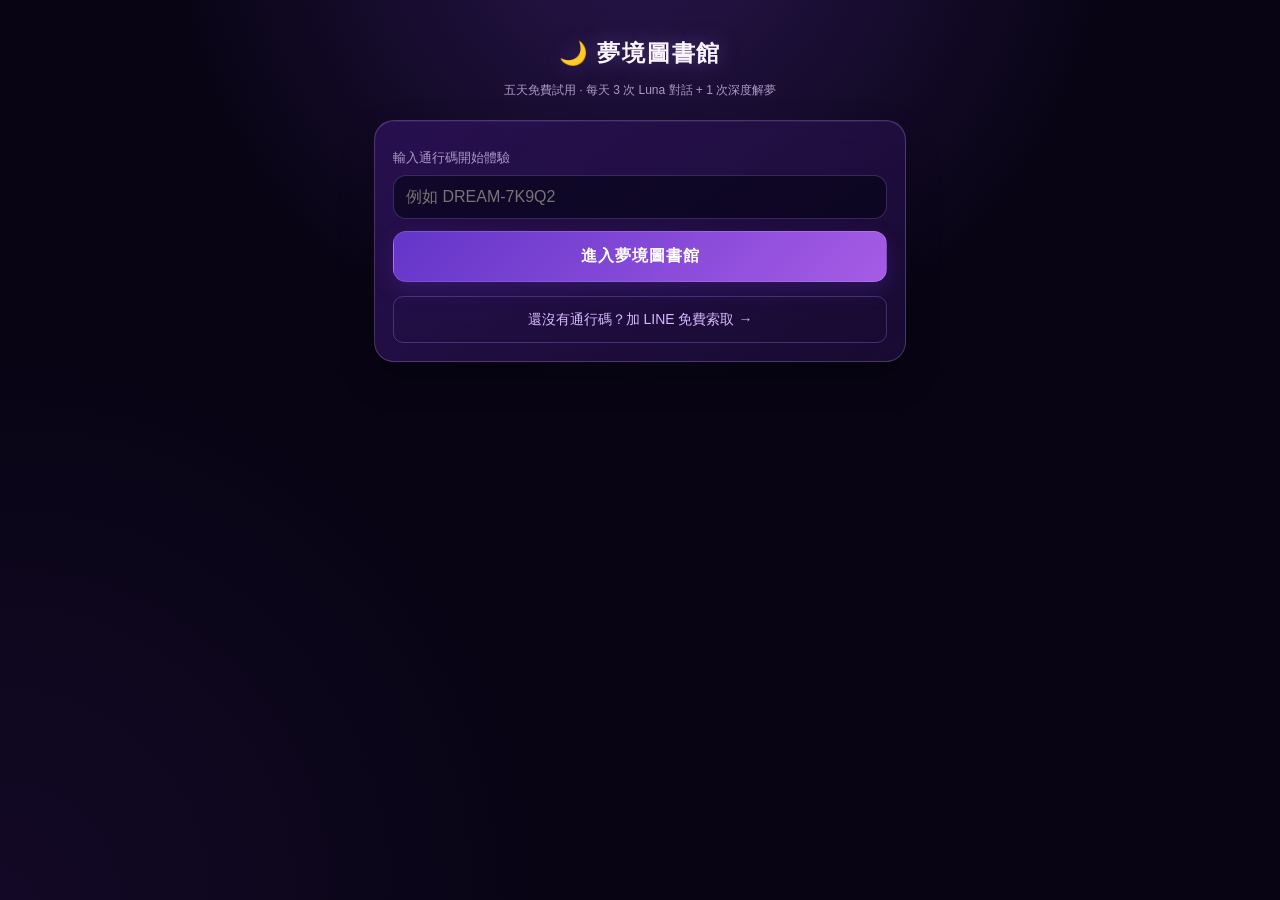
<file: trial.html>
<!DOCTYPE html>
<html lang="zh-Hant">
<head>
<meta charset="UTF-8">
<meta name="viewport" content="width=device-width, initial-scale=1.0">
<title>夢境圖書館 · 五天免費試用</title>
<link rel="stylesheet" href="celestial-pages.css?v=20260925-1248">
<style>
  * { box-sizing: border-box; -webkit-tap-highlight-color: transparent; margin: 0; padding: 0; }
  body {
    font-family: -apple-system, "PingFang TC", sans-serif;
    background: linear-gradient(180deg, #0d0e22 0%, #1a1040 100%);
    min-height: 100vh; color: #e8e8f0; line-height: 1.7;
  }
  .wrap { max-width: 560px; margin: 0 auto; padding: 20px 16px 60px; }
  h1 { font-size: 22px; text-align: center; color: #c9b6ff; padding: 12px 0 4px; }
  .sub { text-align: center; font-size: 13px; color: #8a8ab0; margin-bottom: 18px; }

  .card {
    background: rgba(30,31,60,.85); border: 1px solid #3a3b6a;
    border-radius: 16px; padding: 18px; margin: 14px 0;
    backdrop-filter: blur(6px);
  }
  label { font-size: 13px; color: #9a9ac5; display: block; margin: 8px 0 5px; }
  input, textarea {
    width: 100%; padding: 12px; border-radius: 10px;
    border: 1px solid #45467a; background: #14152e; color: #fff; font-size: 16px;
  }
  textarea { min-height: 90px; resize: vertical; }
  button {
    width: 100%; padding: 14px; margin-top: 12px; border: none;
    border-radius: 10px; background: #7a5cff; color: #fff;
    font-size: 16px; font-weight: 700; letter-spacing: 1px;
  }
  button:active { background: #6446e0; }
  button.ghost { background: transparent; border: 1px solid #55568f; color: #b9b9e0; font-weight: 400; }
  button:disabled { opacity: .45; }

  .quota {
    display: flex; justify-content: space-around; text-align: center;
    font-size: 12px; color: #9a9ac5; margin-top: 10px;
  }
  .quota b { display: block; font-size: 18px; color: #ffd479; }

  /* 聊天區 */
  #chatBox {
    max-height: 46vh; overflow-y: auto; padding: 4px 2px;
    display: flex; flex-direction: column; gap: 10px; margin-bottom: 10px;
  }
  .msg { max-width: 85%; padding: 10px 14px; border-radius: 14px; font-size: 15px; white-space: pre-wrap; }
  .me   { align-self: flex-end; background: #7a5cff; color: #fff; border-bottom-right-radius: 4px; }
  .luna { align-self: flex-start; background: #26274d; border: 1px solid #3c3d70; border-bottom-left-radius: 4px; }
  .sys  { align-self: center; font-size: 12px; color: #8a8ab0; }

  .row { display: flex; gap: 8px; }
  .row input { flex: 1; }
  .row button { width: auto; padding: 12px 18px; margin-top: 0; }

  .result {
    margin-top: 12px; padding: 14px; border-radius: 12px;
    background: #14152e; border: 1px solid #3c3d70;
    font-size: 15px; white-space: pre-wrap; display: none;
  }
  .err { color: #ff9a9a; }
  .hidden { display: none !important; }
  .line-cta {
    display: block; text-align: center; margin-top: 14px;
    color: #7dd87d; text-decoration: none; font-size: 14px;
    border: 1px solid #3f6b3f; border-radius: 10px; padding: 11px;
  }
  .loading { opacity: .6; pointer-events: none; }
</style>
</head>
<body class="cp-page">
<div class="wrap cp-wrap">
  <h1 class="cp-title">🌙 夢境圖書館</h1>
  <div class="sub cp-subtitle">五天免費試用 · 每天 3 次 Luna 對話 + 1 次深度解夢</div>

  <!-- ========== 通行碼登入 ========== -->
  <div class="card" id="gateCard">
    <label>輸入通行碼開始體驗</label>
    <input id="codeInput" placeholder="例如 DREAM-7K9Q2" autocomplete="off" autocapitalize="characters">
    <button id="enterBtn">進入夢境圖書館</button>
    <div class="result" id="gateMsg"></div>
    <a class="line-cta" href="https://lin.ee/YewRM1L" target="_blank">
      還沒有通行碼？加 LINE 免費索取 →
    </a>
  </div>

  <!-- ========== 主功能區（驗證後顯示） ========== -->
  <div id="mainArea" class="hidden">

    <div class="card">
      <div class="quota">
        <div><b id="qChat">-</b>今日對話</div>
        <div><b id="qDream">-</b>今日解夢</div>
        <div><b id="qDays">-</b>試用剩餘天</div>
      </div>
    </div>

    <!-- Luna 對話 -->
    <div class="card">
      <label>💬 跟 Luna 聊聊你的夢</label>
      <div id="chatBox"></div>
      <div class="row">
        <input id="chatInput" placeholder="想說什麼呢…">
        <button id="sendBtn">送出</button>
      </div>
    </div>

    <!-- 深度解夢 -->
    <div class="card">
      <label>🔮 深度解夢（每天 1 次，請描述完整）</label>
      <textarea id="dreamInput" placeholder="把夢的場景、人物、感受盡量寫下來…"></textarea>
      <button id="dreamBtn">開始解夢</button>
      <div class="result" id="dreamResult"></div>
    </div>

    <button class="ghost" id="logoutBtn">換一組通行碼</button>
  </div>
</div>

<script>
const API = "https://dream-worker.rhtm9y855y.workers.dev";
const LS_KEY = "dream_trial_code";

let history = []; // Luna 對話歷史（本頁記憶）

const $ = (id) => document.getElementById(id);

function showQuota(r) {
  if (!r) return;
  $("qChat").textContent = r.chat;
  $("qDream").textContent = r.dream;
  $("qDays").textContent = r.trialDaysLeft;
}

function addMsg(text, cls) {
  const d = document.createElement("div");
  d.className = "msg " + cls;
  d.textContent = text;
  $("chatBox").appendChild(d);
  $("chatBox").scrollTop = $("chatBox").scrollHeight;
}

async function post(body) {
  const r = await fetch(API, {
    method: "POST",
    headers: { "Content-Type": "application/json" },
    body: JSON.stringify(body),
  });
  return r.json();
}

function getCode() {
  try { return (localStorage.getItem(LS_KEY) || "").trim(); } catch { return ""; }
}
function saveCode(c) {
  try { localStorage.setItem(LS_KEY, c); } catch {}
}
function clearCode() {
  try { localStorage.removeItem(LS_KEY); } catch {}
}

// ---- 進入（驗證通行碼：用一次輕量 chat 驗證太浪費，改為僅格式檢查+首次使用時後端把關）----
function enter(codeFromStorage) {
  const code = codeFromStorage || $("codeInput").value.trim().toUpperCase();
  const msg = $("gateMsg");
  if (!/^DREAM-[A-Z2-9]{5}$/.test(code)) {
    msg.style.display = "block";
    msg.classList.add("err");
    msg.textContent = "通行碼格式不對，應該像 DREAM-7K9Q2";
    return;
  }
  saveCode(code);
  $("gateCard").classList.add("hidden");
  $("mainArea").classList.remove("hidden");
  addMsg("嗨，我是 Luna 🌙 今晚想聊聊什麼夢呢？", "luna");
}

// ---- Luna 對話 ----
async function sendChat() {
  const input = $("chatInput");
  const text = input.value.trim();
  if (!text) return;
  const code = getCode();
  input.value = "";
  addMsg(text, "me");
  addMsg("…", "sys");

  const btn = $("sendBtn");
  btn.disabled = true;
  try {
    const d = await post({ action: "chat", code, message: text, history });
    // 移除 "…" 載入提示
    const box = $("chatBox");
    box.removeChild(box.lastChild);

    if (d.error) {
      addMsg("⚠️ " + d.error, "sys");
      if (/不存在|試用已結束/.test(d.error)) backToGate(d.error);
    } else {
      addMsg(d.reply, "luna");
      history.push({ role: "user", content: text });
      history.push({ role: "assistant", content: d.reply });
      if (history.length > 10) history = history.slice(-10); // 只留最近 5 輪
      showQuota(d.remaining);
    }
  } catch {
    const box = $("chatBox");
    box.removeChild(box.lastChild);
    addMsg("⚠️ 連線失敗，請稍後再試", "sys");
  }
  btn.disabled = false;
}

// ---- 深度解夢 ----
async function doDream() {
  const dream = $("dreamInput").value.trim();
  const out = $("dreamResult");
  if (!dream) {
    out.style.display = "block";
    out.classList.add("err");
    out.textContent = "先把夢寫下來吧";
    return;
  }
  const code = getCode();
  const btn = $("dreamBtn");
  btn.disabled = true;
  out.style.display = "block";
  out.classList.remove("err");
  out.textContent = "🔮 正在深度解讀你的夢…（約需 10–20 秒）";

  try {
    const d = await post({ action: "dream", code, dream });
    if (d.error) {
      out.classList.add("err");
      out.textContent = "⚠️ " + d.error;
      if (/不存在|試用已結束/.test(d.error)) backToGate(d.error);
    } else {
      out.textContent = d.reply;
      showQuota(d.remaining);
    }
  } catch {
    out.classList.add("err");
    out.textContent = "⚠️ 連線失敗，請稍後再試";
  }
  btn.disabled = false;
}

function backToGate(reason) {
  clearCode();
  setTimeout(() => {
    $("mainArea").classList.add("hidden");
    $("gateCard").classList.remove("hidden");
    const msg = $("gateMsg");
    msg.style.display = "block";
    msg.classList.add("err");
    msg.textContent = reason || "請重新輸入通行碼";
  }, 1500);
}

// ---- 綁事件 ----
$("enterBtn").addEventListener("click", () => enter());
$("sendBtn").addEventListener("click", sendChat);
$("chatInput").addEventListener("keydown", (e) => { if (e.key === "Enter") sendChat(); });
$("dreamBtn").addEventListener("click", doDream);
$("logoutBtn").addEventListener("click", () => {
  clearCode();
  history = [];
  $("chatBox").innerHTML = "";
  $("mainArea").classList.add("hidden");
  $("gateCard").classList.remove("hidden");
  $("gateMsg").style.display = "none";
  $("codeInput").value = "";
});

// ---- 自動登入（曾輸入過通行碼） ----
(function init() {
  const saved = getCode();
  if (saved) enter(saved);
})();
</script>
<script defer src="https://jacky95188888.github.io/-/tool-analytics-client.js?v=20261016" data-tool="dream-library"></script>
</body>
</html>
</file>
<file: celestial-pages.css>
/* Shared mobile presentation for secondary Dream Library pages. */
:root{--cp-bg:#080414;--cp-panel:rgba(26,12,53,.88);--cp-panel2:rgba(42,17,83,.92);--cp-line:rgba(211,174,255,.25);--cp-text:#fbf5ff;--cp-muted:#ad98c8;--cp-gold:#f1c66f}
body.cp-page{min-height:100dvh;color:var(--cp-text);background:radial-gradient(circle at 50% -10%,rgba(126,68,227,.28),transparent 40%),radial-gradient(circle at 0 100%,rgba(78,35,135,.16),transparent 35%),var(--cp-bg)}
.cp-page .cp-wrap{width:min(100%,560px);min-height:100dvh;margin:0 auto;padding:18px 14px calc(40px + env(safe-area-inset-bottom))}
.cp-page .cp-title{margin:4px 0 3px;font-family:"Noto Serif TC",serif;font-size:23px;letter-spacing:.08em;color:var(--cp-text);text-align:center;text-shadow:0 0 22px rgba(167,139,250,.3)}
.cp-page .cp-subtitle{margin-bottom:20px;color:var(--cp-muted);font-size:12px;text-align:center}
.cp-page .card{border:1px solid var(--cp-line);border-radius:20px;background:linear-gradient(145deg,var(--cp-panel2),var(--cp-panel));box-shadow:0 16px 34px rgba(0,0,0,.28),inset 0 1px rgba(255,255,255,.05);backdrop-filter:blur(16px)}
.cp-page label{color:var(--cp-muted)}
.cp-page input,.cp-page textarea{border-color:rgba(174,126,245,.28);border-radius:13px;background:rgba(6,4,22,.62);color:var(--cp-text);outline:none}
.cp-page input:focus,.cp-page textarea:focus{border-color:rgba(196,169,255,.8);box-shadow:0 0 0 3px rgba(139,92,246,.12)}
.cp-page button{border:1px solid rgba(255,255,255,.12);border-radius:13px;background:linear-gradient(135deg,#6335c9,#a65ce5);box-shadow:0 8px 20px rgba(93,45,190,.28)}
.cp-page button:active{transform:scale(.98)}
.cp-page .line-cta{color:#d6b8ff;border-color:rgba(174,126,245,.3)}
.cp-page .result,.cp-page .out{border-color:rgba(174,126,245,.22);border-radius:13px;background:rgba(6,4,22,.56)}
.cp-page .quota b,.cp-page .big{color:var(--cp-gold)}
@media(max-width:390px){.cp-page .cp-wrap{padding-left:11px;padding-right:11px}.cp-page .cp-title{font-size:21px}}
</file>
